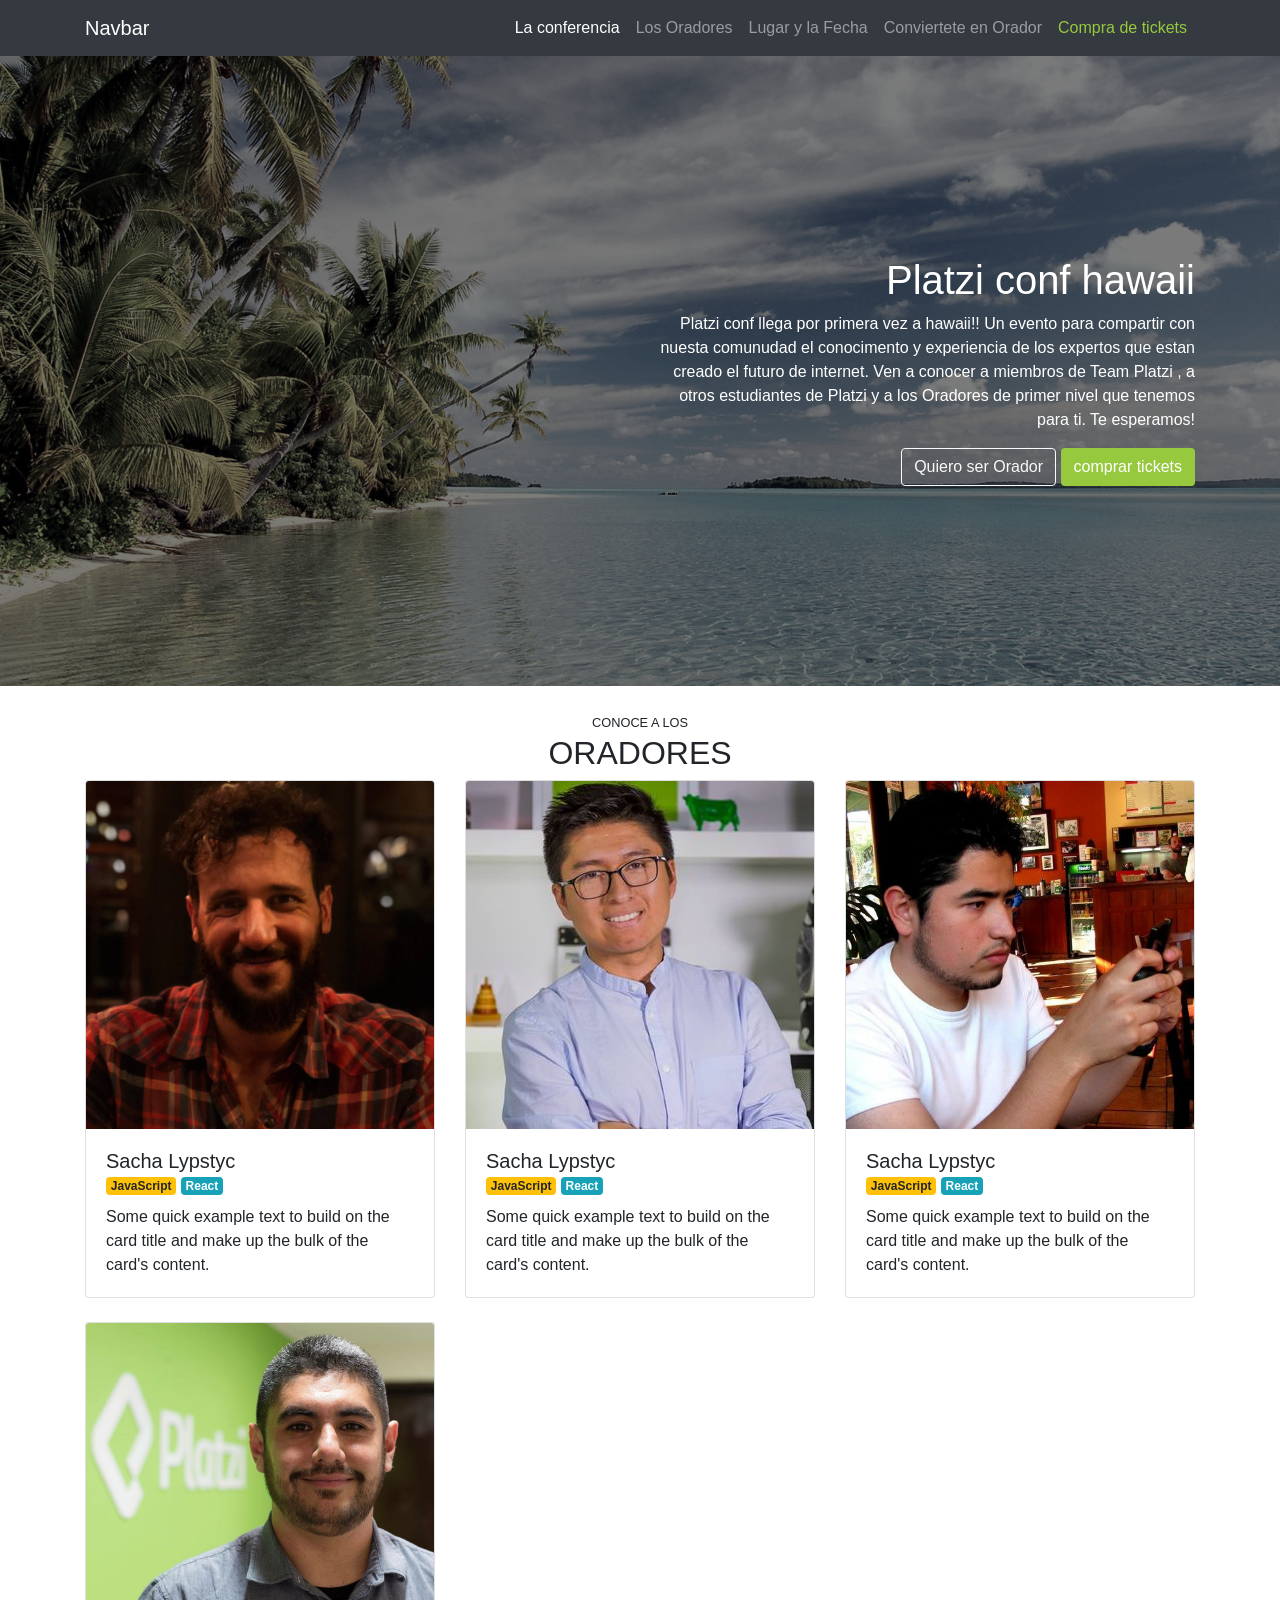
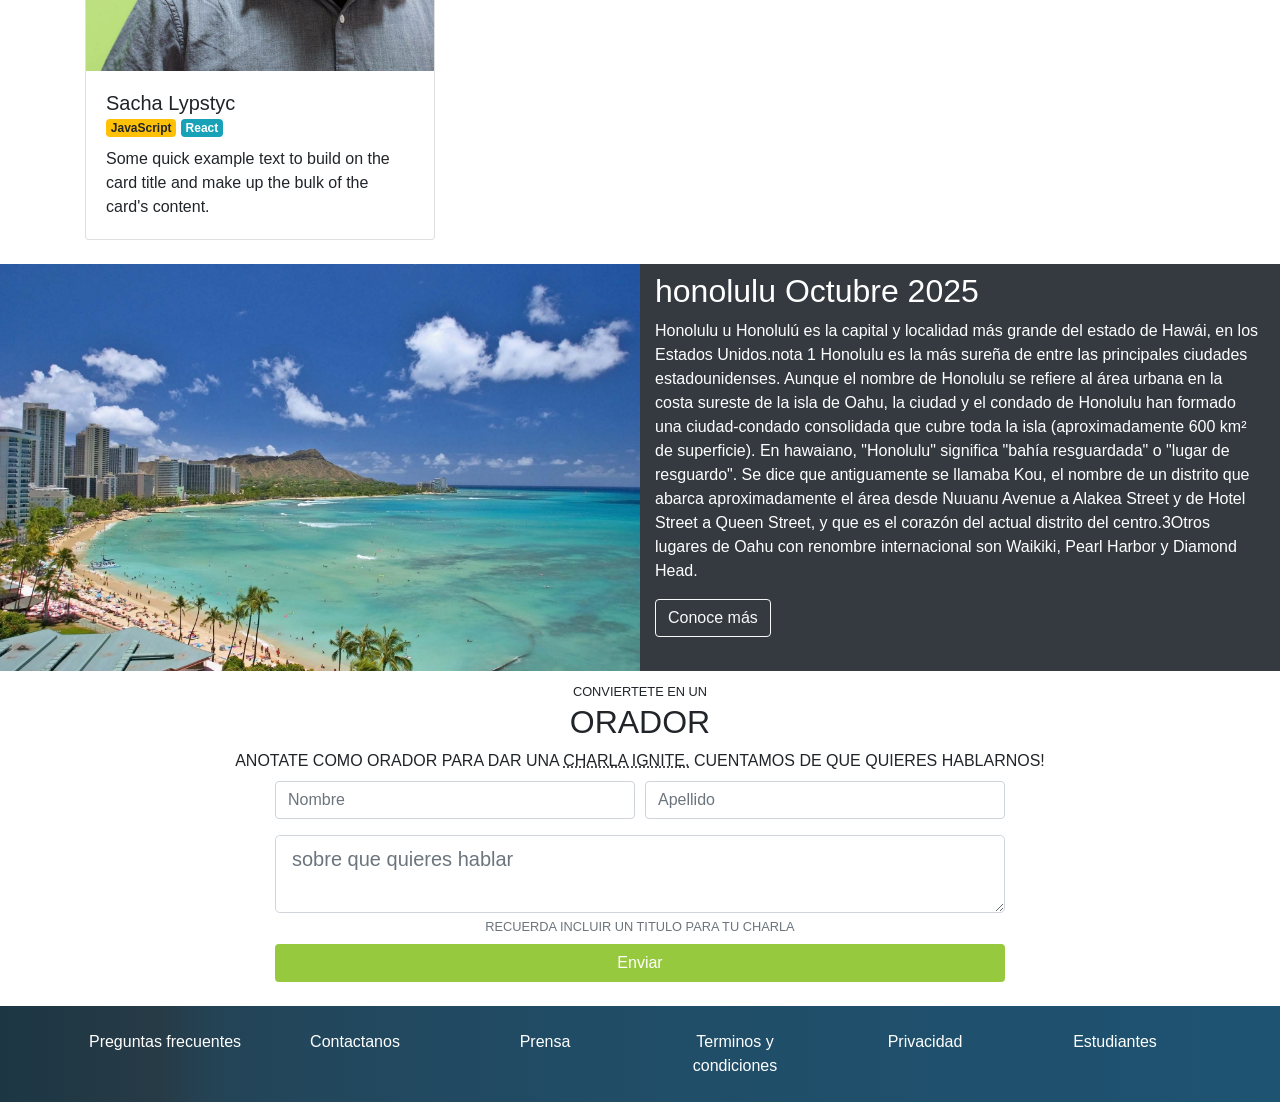
<file: index.html>
<!doctype html>
<html lang="en">

<head>
    <!-- Required meta tags -->
    <meta charset="utf-8">
    <meta name="viewport" content="width=device-width, initial-scale=1, shrink-to-fit=no">

    <!-- Bootstrap CSS -->
    <link rel="stylesheet" href="https://stackpath.bootstrapcdn.com/bootstrap/4.3.1/css/bootstrap.min.css"
        integrity="sha384-ggOyR0iXCbMQv3Xipma34MD+dH/1fQ784/j6cY/iJTQUOhcWr7x9JvoRxT2MZw1T" crossorigin="anonymous">
    <link rel="stylesheet" type="text/css" href="style.css">

    <title>Hello, world!</title>
</head>

<body data-spy="scroll" data-target="#navbar" data-offset="56">
    <!--Header-->
    <nav class="navbar navbar-expand-lg navbar-dark bg-dark sticky-top">
        <div class="container">
            <a class="navbar-brand" href="#">Navbar</a>
            <button class="navbar-toggler" type="button" data-toggle="collapse" data-target="#navbar"
                aria-controls="navbarSupportedContent" aria-expanded="false" aria-label="Toggle navigation">
                <span class="navbar-toggler-icon"></span>
            </button>

            <div class="collapse navbar-collapse" id="navbar">
                <ul class="navbar-nav ml-auto">
                    <li class="nav-item">
                        <a class="nav-link" href="#main">La conferencia <span class="sr-only">(current)</span></a>
                    </li>
                    <li class="nav-item">
                        <a class="nav-link" href="#speakers">Los Oradores</a>
                    </li>
                    <li class="nav-item">
                        <a class="nav-link" href="#place-time">Lugar y la Fecha</a>
                    </li>
                    <li class="nav-item">
                        <a class="nav-link" href="#conviertete-en-orador">Conviertete en Orador</a>
                    </li>
                    <li class="nav-item">
                        <a class="nav-link text-platzi" href="#" data-target="#modalCompra" data-toggle="modal">Compra de tickets</a>
                    </li>


                </ul>

            </div>
        </div>
    </nav>
    <!--Carrusel-->
    <main id="main">
        <div id="carousel" class="carousel slide carousel-fade" data-ride="carousel" data-pause="false">
            <div class="carousel-inner">
                <div class="carousel-item active">
                    <img src="imagenes/hawaii.jpg" class="d-block w-100" alt="hawaii1">
                </div>
                <div class="carousel-item">
                    <img src="imagenes/hawaii2.jpg" class="d-block w-100" alt="hawaii2">
                </div>
                <div class="carousel-item">
                    <img src="imagenes/hawaii3.jpeg" class="d-block w-100" alt="hawaii3">
                </div>
                <div class="overlay">
                    <div class="container">
                        <div class="row align-items-center">
                            <div class="col-md-6 offset-md-6 text-center text-md-right">
                                <h1>Platzi conf hawaii</h1>
                                <p d-none d-md-block>Platzi conf llega por primera vez a hawaii!! Un evento para
                                    compartir con
                                    nuesta comunudad el conocimento y experiencia de los expertos que estan creado
                                    el futuro de internet.
                                    Ven a conocer a miembros de Team Platzi , a otros estudiantes de Platzi y a los
                                    Oradores
                                    de primer nivel que tenemos para ti. Te esperamos! </p>
                                <a href="#" class="btn btn-outline-light">Quiero ser Orador</a>
                                <button type="button" class="btn btn-platzi" data-target="#modalCompra" data-toggle="modal">comprar tickets</button>
                            </div>
                        </div>
                    </div>
                </div>
            </div>
        </div>
    </main>
    <!--/Carrusel-->
    <!--Speakers-->
    <section id="speakers" class="mt-4 ">
        <div class="container">
            <div class="row">
                <div class="col text-center text-uppercase">
                    <small>Conoce a los</small>
                    <h2>Oradores</h2>
                </div>
            </div>
            <div class="row">
                <div class="col-md-4 mb-4">
                    <div class="card">
                        <img src="imagenes/conferensistas/sacha.jpg" class="card-img-top" alt="Foto de Sasha">
                        <div class="card-body">
                            <h5 class="card-title mb-0">Sacha Lypstyc</h5>
                            <div class="badges mb-2">
                                <span class="badge badge-warning">JavaScript</span>
                                <span class="badge badge-info">React</span>

                            </div>
                            <p class="card-text">Some quick example text to build on the card title and make up the bulk
                                of the card's content.</p>
                        </div>
                    </div>
                </div>
                <div class="col-md-4 mb-4">
                    <div class="card">
                        <img src="imagenes/conferensistas/leonidas2.jpeg" class="card-img-top" alt="Foto de Sasha">
                        <div class="card-body">
                            <h5 class="card-title mb-0">Sacha Lypstyc</h5>
                            <div class="badges mb-2">
                                <span class="badge badge-warning">JavaScript</span>
                                <span class="badge badge-info">React</span>

                            </div>
                            <p class="card-text">Some quick example text to build on the card title and make up the bulk
                                of the card's content.</p>
                        </div>
                    </div>
                </div>
                <div class="col-md-4 mb-4 ">
                    <div class="card">
                        <img src="imagenes/conferensistas/freddy.jpeg" class="card-img-top" alt="Foto de Sasha">
                        <div class="card-body">
                            <h5 class="card-title mb-0">Sacha Lypstyc</h5>
                            <div class="badges mb-2">
                                <span class="badge badge-warning">JavaScript</span>
                                <span class="badge badge-info">React</span>

                            </div>
                            <p class="card-text">Some quick example text to build on the card title and make up the bulk
                                of the card's content.</p>
                        </div>
                    </div>
                </div>
                <div class="col-md-4 mb-4 ">
                    <div class="card">
                        <img src="imagenes/conferensistas/cvander.jpeg" class="card-img-top" alt="Foto de Sasha">
                        <div class="card-body">
                            <h5 class="card-title mb-0">Sacha Lypstyc</h5>
                            <div class="badges mb-2">
                                <span class="badge badge-warning">JavaScript</span>
                                <span class="badge badge-info">React</span>

                            </div>
                            <p class="card-text">Some quick example text to build on the card title and make up the bulk
                                of the card's content.</p>
                        </div>
                    </div>
                </div>

            </div>
        </div>

    </section>
    <!--/Speakers-->

    <!--Lugar y fecha-->
    <section id="place-time">
        <div class="container-fluid">
            <div class="row">
                <div class="col-12 col-lg-6 pl-0 pr-0">
                    <img src="imagenes/img-anchocom/honolulu.jpg" alt="honolulu">
                </div>
                <div class="col-12 col-lg-6 pt-2">
                    <h2 class="">honolulu Octubre 2025</h2>
                    <p>Honolulu u Honolulú es la capital y localidad más grande del estado de Hawái, en los Estados
                        Unidos.nota 1​ Honolulu es la más sureña de entre las principales ciudades estadounidenses.
                        Aunque el nombre de Honolulu se refiere al área urbana en la costa sureste de la isla de Oahu,
                        la ciudad y el condado de Honolulu han formado una ciudad-condado consolidada que cubre toda la
                        isla (aproximadamente 600 km² de superficie).

                        En hawaiano, "Honolulu" significa "bahía resguardada" o "lugar de resguardo". Se dice que
                        antiguamente se llamaba Kou, el nombre de un distrito que abarca aproximadamente el área desde
                        Nuuanu Avenue a Alakea Street y de Hotel Street a Queen Street, y que es el corazón del actual
                        distrito del centro.3​Otros lugares de Oahu con renombre internacional son Waikiki, Pearl Harbor
                        y Diamond Head.</p>
                        <a class="btn btn-outline-light"href="#">Conoce más</a>
                </div>


            </div>

        </div>

    </section>
    <!--/Lugar y fecha-->
    <!--Conviertete en orador-->
    <section id="conviertete-en-orador" class="pt-2 pb-2">
        <div class="container">
            <div class="row">
                <div class="col text-uppercase text-center">
                    <small>Conviertete en un </small>
                    <h2>Orador</h2>
            
                <div class="row">
                    <div class="col text-uppercase text-center ">
                        Anotate como orador para dar una <abbr data-toggle="tooltip" data-placement="top" title="Charlas de 5 minutos">charla ignite.</abbr> 
                        Cuentamos de que quieres hablarnos!

                    </div>
                </div>
                <div class="row">
                    <div class="col col-md-8 offset-md-1 col-lg-8 offset-lg-2 pt-2">
                            <form>
                                    <div class="form-row">
                                      <div class="form-group col-12 col-md-6">
                                        <input type="text" class="form-control" placeholder="Nombre">
                                      </div>
                                      <div class="form-group col-12 col-md-6">
                                        <input type="text" class="form-control" placeholder="Apellido">
                                      </div>
                                    </div>
                                    <div class="form-row">
                                            <div class="col">
                                                <textarea name="text" class="form-control form-control-lg" placeholder="sobre que quieres hablar"></textarea>
                                                  <small class="form-text text-muted">
                                                      Recuerda Incluir un titulo para tu Charla
                                                  </small>
                                              </div>
                                        </div>
                                    <div class="form-row">
                                        <div class="col mt-2">
                                            <button type="button" class="btn btn-platzi btn-block form-group">Enviar</button>
                                        </div>
                                    </div>
                                  </form>

                    </div>

                </div>
            

                </div>

            </div>
        </div>

    </section>
    <!--/Conviertete en orador-->


    <!--/Header-->

    <!--Footer-->
    <footer id="footer">
        <div class="container">
            <div class="row text-center pt-4 pb-4">
                <div class="col-12 col-lg">
                    <a href="#">Preguntas frecuentes</a>
                </div>
                <div class="col-12 col-lg">
                    <a href="#">Contactanos</a>
                </div>
                <div class="col-12 col-lg">
                    <a href="#">Prensa</a>
                </div>
                <div class="col-12 col-lg">
                    <a href="#">Terminos y condiciones</a>
                </div>
                <div class="col-12 col-lg">
                    <a href="#">Privacidad</a>
                </div>
                <div class="col-12 col-lg">
                    <a href="#">Estudiantes</a>
                </div>

            </div>
            <!--Temina footer-->

        </div>



    </footer>

    <!-- Modal -->
<div class="modal fade" id="modalCompra" tabindex="-1" role="dialog" aria-labelledby="exampleModalCenterTitle" aria-hidden="true">
    <div class="modal-dialog modal-dialog-centered" role="document">
      <div class="modal-content">
        <div class="modal-header">
          <h5 class="modal-title" id="exampleModalCenterTitle">Comprar Tickets</h5>
          <button type="button" class="close" data-dismiss="modal" aria-label="Close">
            <span aria-hidden="true">&times;</span>
          </button>
        </div>
        <div class="modal-body">
          <form>
              <div class="form-row">
                  <div class="form-group col">
                        <div class="input-group mb-3">
                                <div class="input-group-prepend">
                                  <span class="input-group-text" id="basic-addon1">@</span>
                                </div>
                                <input type="text" class="form-control" placeholder="Username" aria-label="Username" aria-describedby="basic-addon1">
                              </div>                              
                  </div>

              </div>
          </form>
          <div class="alert alert-warning" role="alert">
                Recibirás un correo de confirmación si sales sorteado!
              </div>
        </div>
        <div class="modal-footer">
          <button type="button" class="btn btn-secondary" data-dismiss="modal">Cancelar</button>
          <button type="button" class="btn btn-platzi">Compar</button>
        </div>
      </div>
    </div>
  </div>
<!-- /Modal -->



    <!-- Optional JavaScript -->
    <!-- jQuery first, then Popper.js, then Bootstrap JS -->
    <script src="https://code.jquery.com/jquery-3.3.1.slim.min.js"
        integrity="sha384-q8i/X+965DzO0rT7abK41JStQIAqVgRVzpbzo5smXKp4YfRvH+8abtTE1Pi6jizo"
        crossorigin="anonymous"></script>
    <script src="https://cdnjs.cloudflare.com/ajax/libs/popper.js/1.14.7/umd/popper.min.js"
        integrity="sha384-UO2eT0CpHqdSJQ6hJty5KVphtPhzWj9WO1clHTMGa3JDZwrnQq4sF86dIHNDz0W1"
        crossorigin="anonymous"></script>
    <script src="https://stackpath.bootstrapcdn.com/bootstrap/4.3.1/js/bootstrap.min.js"
        integrity="sha384-JjSmVgyd0p3pXB1rRibZUAYoIIy6OrQ6VrjIEaFf/nJGzIxFDsf4x0xIM+B07jRM"
        crossorigin="anonymous"></script>
    <script src="index.js"></script>

</body>

</html>
</file>
<file: style.css>
#footer {
            background: linear-gradient(90deg, #1c3643, #273b47, 25%, #1e5372);
        }

        #footer a {
            color: white;
        }

        .text-platzi {
            color: #97c93e !important;
        }

        #main .carousel-inner img {
            max-height: 70vh;
            object-fit: cover;
            filter: grayscale(70%);

        }

        #carousel {
            position: relative;
        }

        #carousel .overlay {
            position: absolute;
            top: 0;
            bottom: 0;
            left: 0;
            right: 0;
            background-color: rgba(0, 0, 0, 0.5);
            color: white;
            z-index: 1;
        }

        #carousel .overlay .container,
        #carousel .overlay .row {
            height: 100%;

        }

        .btn-platzi {
            background-color: #97c93e;
            color: white !important;
        }

        .btn-platzi:hover {
            background-color: #82ad36;

        }

        #place-time img {
            max-width: 100%;

        }

        #place-time {
            background-color: #343a40;
            color: white;
        }
</file>
